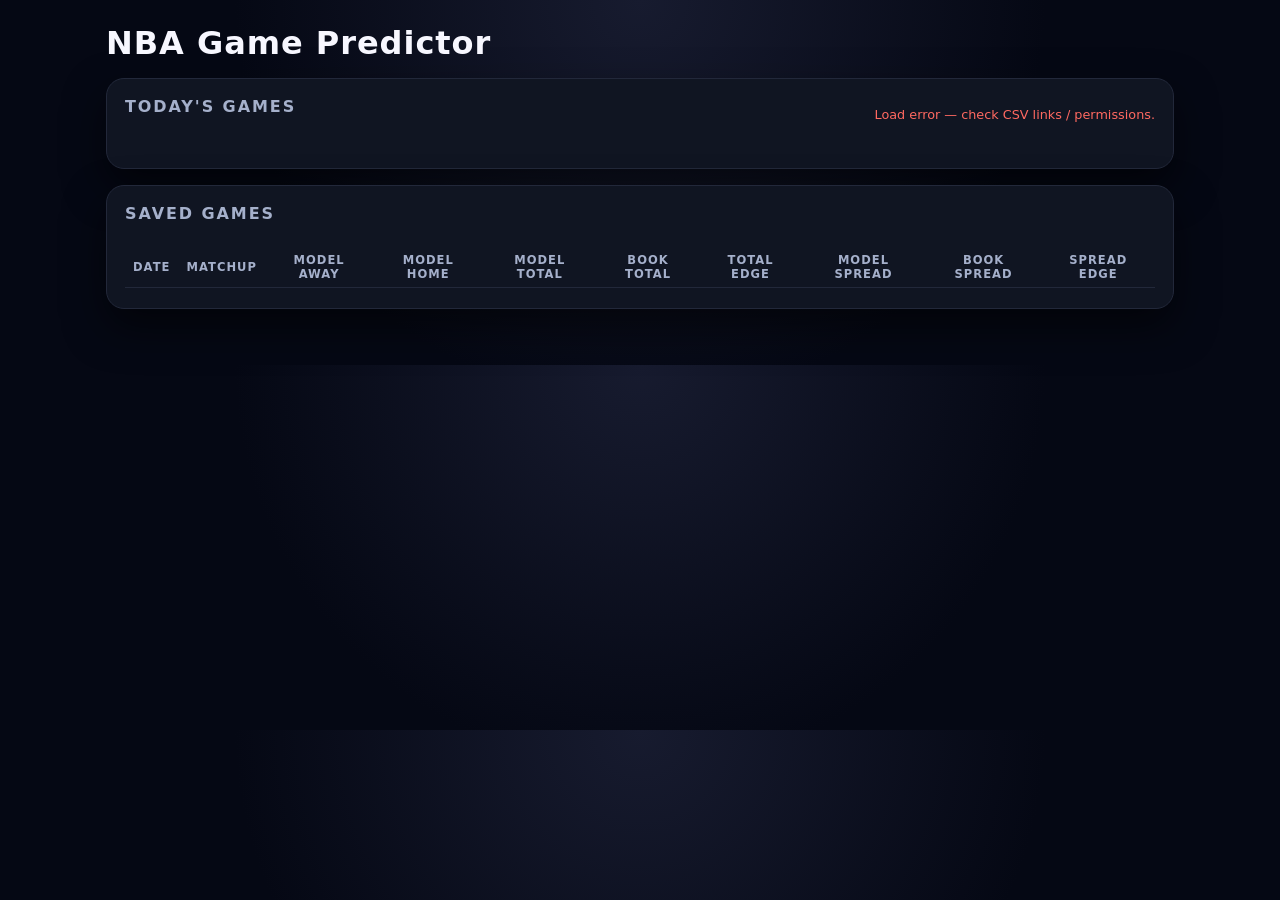
<file: index.html>
<!DOCTYPE html>
<html lang="en">
<head>
  <meta charset="UTF-8" />
  <title>NBA Game Predictor</title>
  <meta name="viewport" content="width=device-width, initial-scale=1" />
  <style>
    :root {
      --bg: #050814;
      --card: #101522;
      --card-alt: #151a28;
      --accent: #4c8dff;
      --accent-soft: rgba(76, 141, 255, 0.12);
      --text: #f7f7ff;
      --muted: #a5b0cb;
      --danger: #ff6961;
      --better: #173b1a;
      --border: #22283a;
      --radius-lg: 18px;
      --radius-md: 12px;
      --radius-sm: 8px;
    }

    * {
      box-sizing: border-box;
      font-family: system-ui, -apple-system, BlinkMacSystemFont, "SF Pro Text",
        "Segoe UI", sans-serif;
    }

    body {
      margin: 0;
      padding: 0;
      background: radial-gradient(circle at top, #171b2f 0, #050814 55%);
      color: var(--text);
    }

    .page {
      max-width: 1100px;
      margin: 0 auto;
      padding: 24px 16px 40px;
    }

    h1 {
      margin: 0 0 16px;
      font-weight: 700;
      letter-spacing: 0.03em;
    }

    h2 {
      margin: 0 0 12px;
      font-size: 1rem;
      text-transform: uppercase;
      letter-spacing: 0.12em;
      color: var(--muted);
    }

    .card {
      background: var(--card);
      border-radius: var(--radius-lg);
      border: 1px solid var(--border);
      padding: 18px 18px 20px;
      box-shadow: 0 18px 40px rgba(0, 0, 0, 0.55);
      margin-bottom: 16px;
    }

    .card-header {
      display: flex;
      justify-content: space-between;
      align-items: center;
      margin-bottom: 12px;
    }

    .subtle {
      color: var(--muted);
      font-size: 0.9rem;
    }

    /* Games bar */

    #games-bar {
      display: flex;
      gap: 8px;
      overflow-x: auto;
      padding: 4px 0 4px;
      scrollbar-width: thin;
    }

    .game-chip {
      border-radius: 999px;
      border: 1px solid var(--border);
      background: rgba(8, 11, 24, 0.9);
      color: var(--muted);
      padding: 6px 12px;
      font-size: 0.82rem;
      display: inline-flex;
      align-items: center;
      gap: 10px;
      cursor: pointer;
      white-space: nowrap;
      transition: background 0.15s ease, border 0.15s ease, color 0.15s ease,
        transform 0.1s ease;
    }

    .game-chip-time {
      font-size: 0.75rem;
      color: #7e88a7;
    }

    .game-chip.active {
      background: var(--accent-soft);
      color: var(--text);
      border-color: var(--accent);
      transform: translateY(-1px);
    }

    /* Selected game */

    #selected-game-panel.hidden,
    #lineups-section.hidden,
    #prediction-section.hidden,
    #stats-section.hidden {
      display: none;
    }

    #selected-game-panel {
      margin-top: 10px;
    }

    .sg-row {
      display: flex;
      flex-wrap: wrap;
      gap: 16px;
      align-items: center;
      margin-bottom: 10px;
    }

    .sg-main {
      flex: 1 1 180px;
    }

    .sg-main-title {
      font-size: 1.1rem;
      font-weight: 600;
      margin-bottom: 4px;
    }

    .sg-main-time {
      font-size: 0.86rem;
      color: var(--muted);
    }

    .sg-lines {
      display: flex;
      gap: 12px;
      flex-wrap: wrap;
      align-items: center;
    }

    .tag {
      border-radius: 999px;
      padding: 4px 10px;
      font-size: 0.8rem;
      border: 1px solid var(--border);
      color: var(--muted);
      background: rgba(4, 7, 18, 0.9);
    }

    .inline-input {
      display: inline-flex;
      align-items: center;
      gap: 4px;
      font-size: 0.8rem;
      color: var(--muted);
    }

    .inline-input input {
      width: 64px;
      padding: 4px 6px;
      border-radius: 999px;
      border: 1px solid var(--border);
      background: #060918;
      color: var(--text);
      font-size: 0.8rem;
    }

    /* Buttons */

    .btn-row {
      display: flex;
      flex-wrap: wrap;
      gap: 8px;
      margin-top: 8px;
    }

    button {
      border: none;
      cursor: pointer;
    }

    .btn {
      border-radius: 999px;
      padding: 7px 13px;
      font-size: 0.8rem;
      font-weight: 500;
      letter-spacing: 0.03em;
      text-transform: uppercase;
      display: inline-flex;
      align-items: center;
      gap: 6px;
      background: #151b2a;
      color: var(--muted);
      border: 1px solid var(--border);
      transition: background 0.15s ease, color 0.15s ease, border 0.15s ease,
        transform 0.1s ease;
    }

    .btn-primary {
      background: var(--accent);
      color: #050814;
      border-color: transparent;
    }

    .btn:hover {
      transform: translateY(-1px);
      background: #1b2235;
      color: var(--text);
    }

    .btn-primary:hover {
      background: #70a3ff;
    }

    /* Lineups */

    .lineup-grid {
      display: grid;
      grid-template-columns: 1fr;
      gap: 12px;
    }

    @media (min-width: 720px) {
      .lineup-grid {
        grid-template-columns: 1fr 1fr;
      }
    }

    .lineup-card {
      background: var(--card-alt);
      border-radius: var(--radius-md);
      border: 1px solid var(--border);
      padding: 16px 14px 14px;
    }

    .lineup-card h3 {
      margin: 0 0 8px;
      font-size: 0.95rem;
    }

    .field {
      margin-bottom: 8px;
    }

    .field label {
      display: block;
      font-size: 0.78rem;
      text-transform: uppercase;
      letter-spacing: 0.09em;
      color: var(--muted);
      margin-bottom: 3px;
    }

    .field input[type="text"] {
      width: 100%;
      padding: 7px 8px;
      border-radius: 8px;
      border: 1px solid var(--border);
      background: #040716;
      color: var(--text);
      font-size: 0.82rem;
    }

    .field-row {
      display: flex;
      gap: 8px;
      align-items: center;
      justify-content: space-between;
    }

    .mini-label {
      font-size: 0.8rem;
      color: var(--muted);
    }

    .toggle-row {
      display: flex;
      align-items: center;
      gap: 6px;
      margin-top: 6px;
    }

    .toggle-row input[type="checkbox"] {
      width: 14px;
      height: 14px;
    }

    .lineup-footer {
      display: flex;
      align-items: center;
      justify-content: space-between;
      margin-top: 10px;
      gap: 6px;
    }

    .lineup-footer small {
      color: var(--muted);
      font-size: 0.8rem;
    }

    .lineup-footer strong {
      font-weight: 600;
      color: #ffffff;
    }

    .btn-ghost {
      background: transparent;
      color: var(--muted);
      border: 1px solid var(--border);
    }

    /* Prediction */

    .pred-grid {
      display: grid;
      grid-template-columns: 1fr;
      gap: 12px;
    }

    @media (min-width: 720px) {
      .pred-grid {
        grid-template-columns: 3fr 2fr;
      }
    }

    .pred-scores {
      background: var(--card-alt);
      border-radius: var(--radius-md);
      border: 1px solid var(--border);
      padding: 14px;
    }

    .team-score-row {
      display: flex;
      justify-content: space-between;
      margin-bottom: 4px;
    }

    .team-score-row span:first-child {
      font-weight: 600;
    }

    .team-score-row span:last-child {
      font-variant-numeric: tabular-nums;
    }

    .pred-meta {
      margin-top: 8px;
      font-size: 0.86rem;
      color: var(--muted);
    }

    .pred-meta strong {
      color: var(--text);
    }

    .pred-picks {
      background: var(--card-alt);
      border-radius: var(--radius-md);
      border: 1px solid var(--border);
      padding: 14px;
      font-size: 0.86rem;
    }

    .pred-picks p {
      margin: 4px 0;
    }

    .pred-picks strong {
      color: var(--text);
    }

    .pill {
      display: inline-flex;
      align-items: center;
      border-radius: 999px;
      padding: 3px 9px;
      font-size: 0.75rem;
      text-transform: uppercase;
      letter-spacing: 0.08em;
    }

    .pill-over {
      background: rgba(135, 208, 137, 0.5);
      color: #7ee787;
    }

    .pill-under {
      background: rgba(255, 189, 76, 0.5);
      color: #ffdd7c;
    }

    .pill-nobet {
      background: rgba(110, 118, 143, 0.5);
      color: #b5bed9;
    }

    /* Stat table */

    #stats-table {
      width: 100%;
      border-collapse: collapse;
      font-size: 0.82rem;
    }

    #stats-table th,
    #stats-table td {
      padding: 6px 8px;
      border-bottom: 1px solid var(--border);
      text-align: right;
      font-variant-numeric: tabular-nums;
    }

    #stats-table th.stats-row-label,
    #stats-table td.stats-row-label {
      text-align: left;
      font-weight: 500;
      color: var(--muted);
      font-variant-numeric: normal;
    }

    #stats-table th {
      color: var(--muted);
      font-weight: 500;
      text-transform: uppercase;
      letter-spacing: 0.09em;
      font-size: 0.75rem;
    }

    #stats-table td.stats-better {
      background: var(--better);
      color: #a7f3a0;
    }

    .error-text {
      color: var(--danger);
      font-size: 0.8rem;
      margin-top: 4px;
    }

    /* Saved table */

    #saved-table {
      width: 100%;
      border-collapse: collapse;
      font-size: 0.8rem;
    }

    #saved-table th,
    #saved-table td {
      padding: 6px 8px;
      border-bottom: 1px solid var(--border);
      text-align: center;
      font-variant-numeric: tabular-nums;
    }

    #saved-table th:first-child,
    #saved-table td:first-child {
      text-align: left;
    }

    #saved-table th {
      color: var(--muted);
      text-transform: uppercase;
      letter-spacing: 0.09em;
      font-size: 0.72rem;
    }
  </style>
</head>
<body>
  <div class="page">
    <h1>NBA Game Predictor</h1>

    <!-- TODAY'S GAMES -->
    <section class="card">
      <div class="card-header">
        <h2>Today's Games</h2>
        <span id="games-error" class="error-text"></span>
      </div>

      <div id="games-bar"></div>

      <!-- Selected game panel -->
      <div id="selected-game-panel" class="hidden">
        <div class="sg-row">
          <div class="sg-main">
            <div id="sg-matchup" class="sg-main-title"></div>
            <div id="sg-time" class="sg-main-time"></div>
          </div>
          <div class="sg-lines">
            <span class="tag">
              Spread (Home = -): <span id="sg-spread">—</span>
            </span>
            <span class="tag">
              Total: <span id="sg-total">—</span>
            </span>
            <span class="inline-input">
              Edit Spread:
              <input id="book-spread" type="number" step="0.5" />
            </span>
            <span class="inline-input">
              Edit Total:
              <input id="book-total" type="number" step="0.5" />
            </span>
          </div>
        </div>

        <div class="btn-row">
          <button id="btn-predict" class="btn btn-primary">Predict Game</button>
          <button id="btn-lineups" class="btn">Lineups</button>
          <button id="btn-stats" class="btn">Stat Comparison</button>
          <button id="btn-save" class="btn">Save Game to Table</button>
        </div>

        <div id="prediction-error" class="error-text"></div>
      </div>
    </section>

    <!-- LINEUPS -->
    <section id="lineups-section" class="card hidden">
      <div class="card-header">
        <h2>Lineups</h2>
        <span class="subtle">Adjust starters &amp; back-to-back flags</span>
      </div>

      <datalist id="players-list"></datalist>

      <div class="lineup-grid">
        <!-- Away -->
        <div class="lineup-card">
          <h3>Away Lineup — <span id="away-team-label">Away</span></h3>

          <div class="field">
            <label for="away-g1">Guard 1</label>
            <input id="away-g1" type="text" list="players-list" />
          </div>
          <div class="field">
            <label for="away-g2">Guard 2</label>
            <input id="away-g2" type="text" list="players-list" />
          </div>
          <div class="field">
            <label for="away-f1">Forward 1</label>
            <input id="away-f1" type="text" list="players-list" />
          </div>
          <div class="field">
            <label for="away-f2">Forward 2</label>
            <input id="away-f2" type="text" list="players-list" />
          </div>
          <div class="field">
            <label for="away-c">Center</label>
            <input id="away-c" type="text" list="players-list" />
          </div>

          <div class="toggle-row">
            <input id="away-b2b" type="checkbox" />
            <span class="mini-label">Away Back-to-Back</span>
          </div>

          <div class="lineup-footer">
            <div>
              <small>Lineup PER:&nbsp;</small>
              <strong id="away-lineup-per">—</strong>
            </div>
            <div>
              <button id="btn-save-away" class="btn btn-primary" style="padding:6px 10px;font-size:0.75rem;">Save</button>
              <button id="btn-reset-away" class="btn btn-ghost" style="padding:6px 10px;font-size:0.75rem;">Reset</button>
            </div>
          </div>
        </div>

        <!-- Home -->
        <div class="lineup-card">
          <h3>Home Lineup — <span id="home-team-label">Home</span></h3>

          <div class="field">
            <label for="home-g1">Guard 1</label>
            <input id="home-g1" type="text" list="players-list" />
          </div>
          <div class="field">
            <label for="home-g2">Guard 2</label>
            <input id="home-g2" type="text" list="players-list" />
          </div>
          <div class="field">
            <label for="home-f1">Forward 1</label>
            <input id="home-f1" type="text" list="players-list" />
          </div>
          <div class="field">
            <label for="home-f2">Forward 2</label>
            <input id="home-f2" type="text" list="players-list" />
          </div>
          <div class="field">
            <label for="home-c">Center</label>
            <input id="home-c" type="text" list="players-list" />
          </div>

          <div class="toggle-row">
            <input id="home-b2b" type="checkbox" />
            <span class="mini-label">Home Back-to-Back</span>
          </div>

          <div class="lineup-footer">
            <div>
              <small>Lineup PER:&nbsp;</small>
              <strong id="home-lineup-per">—</strong>
            </div>
            <div>
              <button id="btn-save-home" class="btn btn-primary" style="padding:6px 10px;font-size:0.75rem;">Save</button>
              <button id="btn-reset-home" class="btn btn-ghost" style="padding:6px 10px;font-size:0.75rem;">Reset</button>
            </div>
          </div>
        </div>
      </div>
    </section>

    <!-- PREDICTION -->
    <section id="prediction-section" class="card hidden">
      <div class="card-header">
        <h2>Game Prediction Results</h2>
      </div>
      <div class="pred-grid">
        <div class="pred-scores">
          <div class="team-score-row">
            <span id="pred-away-name">Away</span>
            <span id="pred-away-score">—</span>
          </div>
          <div class="team-score-row">
            <span id="pred-home-name">Home</span>
            <span id="pred-home-score">—</span>
          </div>
          <div class="pred-meta">
            Predicted Winner:&nbsp;<strong id="pred-winner">—</strong>
            <br />
            Win Probability:
            <br />
            <span id="pred-away-winprob"></span><br />
            <span id="pred-home-winprob"></span>
          </div>
        </div>

        <div class="pred-picks">
          <p id="pred-total-line"></p>
          <p>
            <span id="pred-total-play-pill" class="pill pill-nobet"></span>
            <span id="pred-total-play"></span>
          </p>
          <hr style="border:none;border-top:1px solid var(--border);margin:8px 0;" />
          <p id="pred-spread-line"></p>
          <p>
            <span id="pred-spread-play-pill" class="pill pill-nobet"></span>
            <span id="pred-spread-play"></span>
          </p>
        </div>
      </div>
    </section>

    <!-- STATS -->
    <section id="stats-section" class="card hidden">
      <div class="card-header">
        <h2>Stat Comparison</h2>
        <span id="stats-error" class="error-text"></span>
      </div>
      <div style="overflow-x:auto;">
        <table id="stats-table"></table>
      </div>
    </section>

    <!-- SAVED GAMES -->
    <section class="card">
      <div class="card-header">
        <h2>Saved Games</h2>
      </div>
      <div style="overflow-x:auto;">
        <table id="saved-table">
          <thead>
            <tr>
              <th>Date</th>
              <th>Matchup</th>
              <th>Model Away</th>
              <th>Model Home</th>
              <th>Model Total</th>
              <th>Book Total</th>
              <th>Total Edge</th>
              <th>Model Spread</th>
              <th>Book Spread</th>
              <th>Spread Edge</th>
            </tr>
          </thead>
          <tbody></tbody>
        </table>
      </div>
    </section>
  </div>

  <script src="app.js" defer></script>
</body>
</html>
</file>
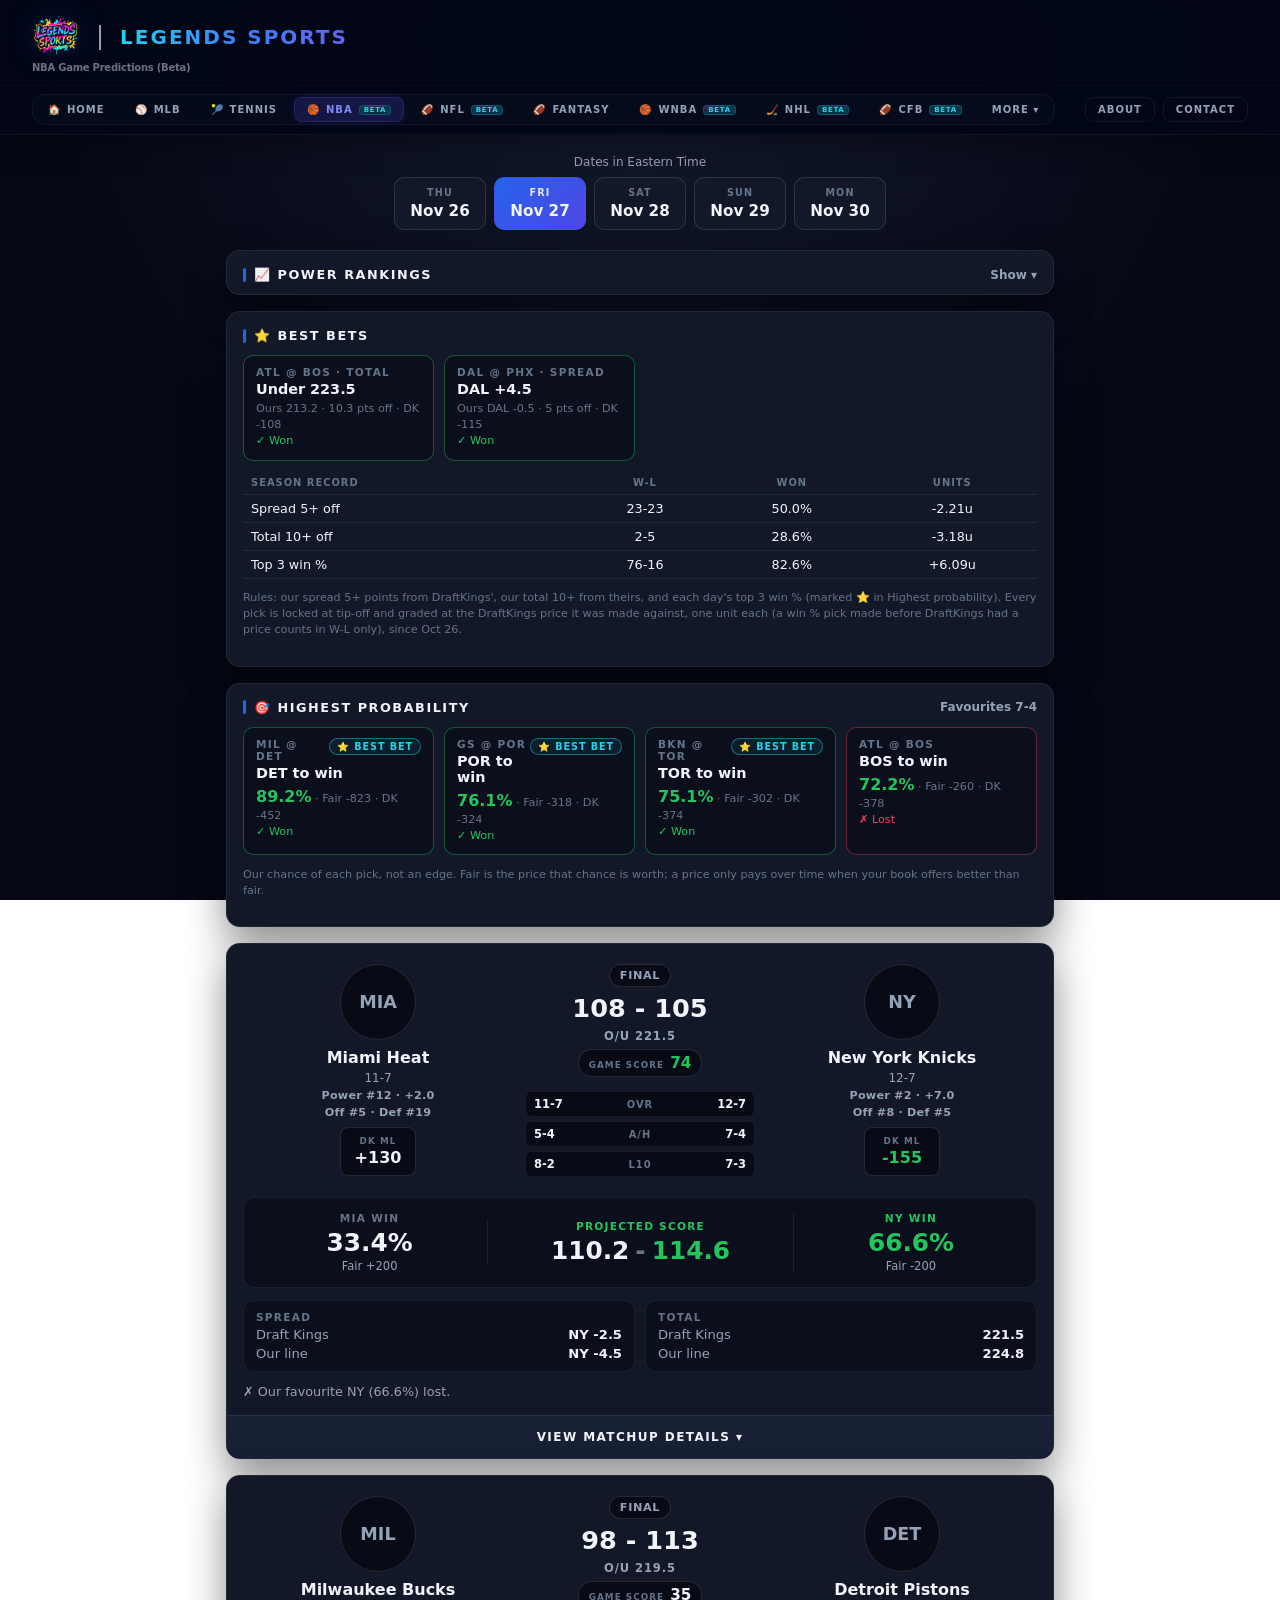
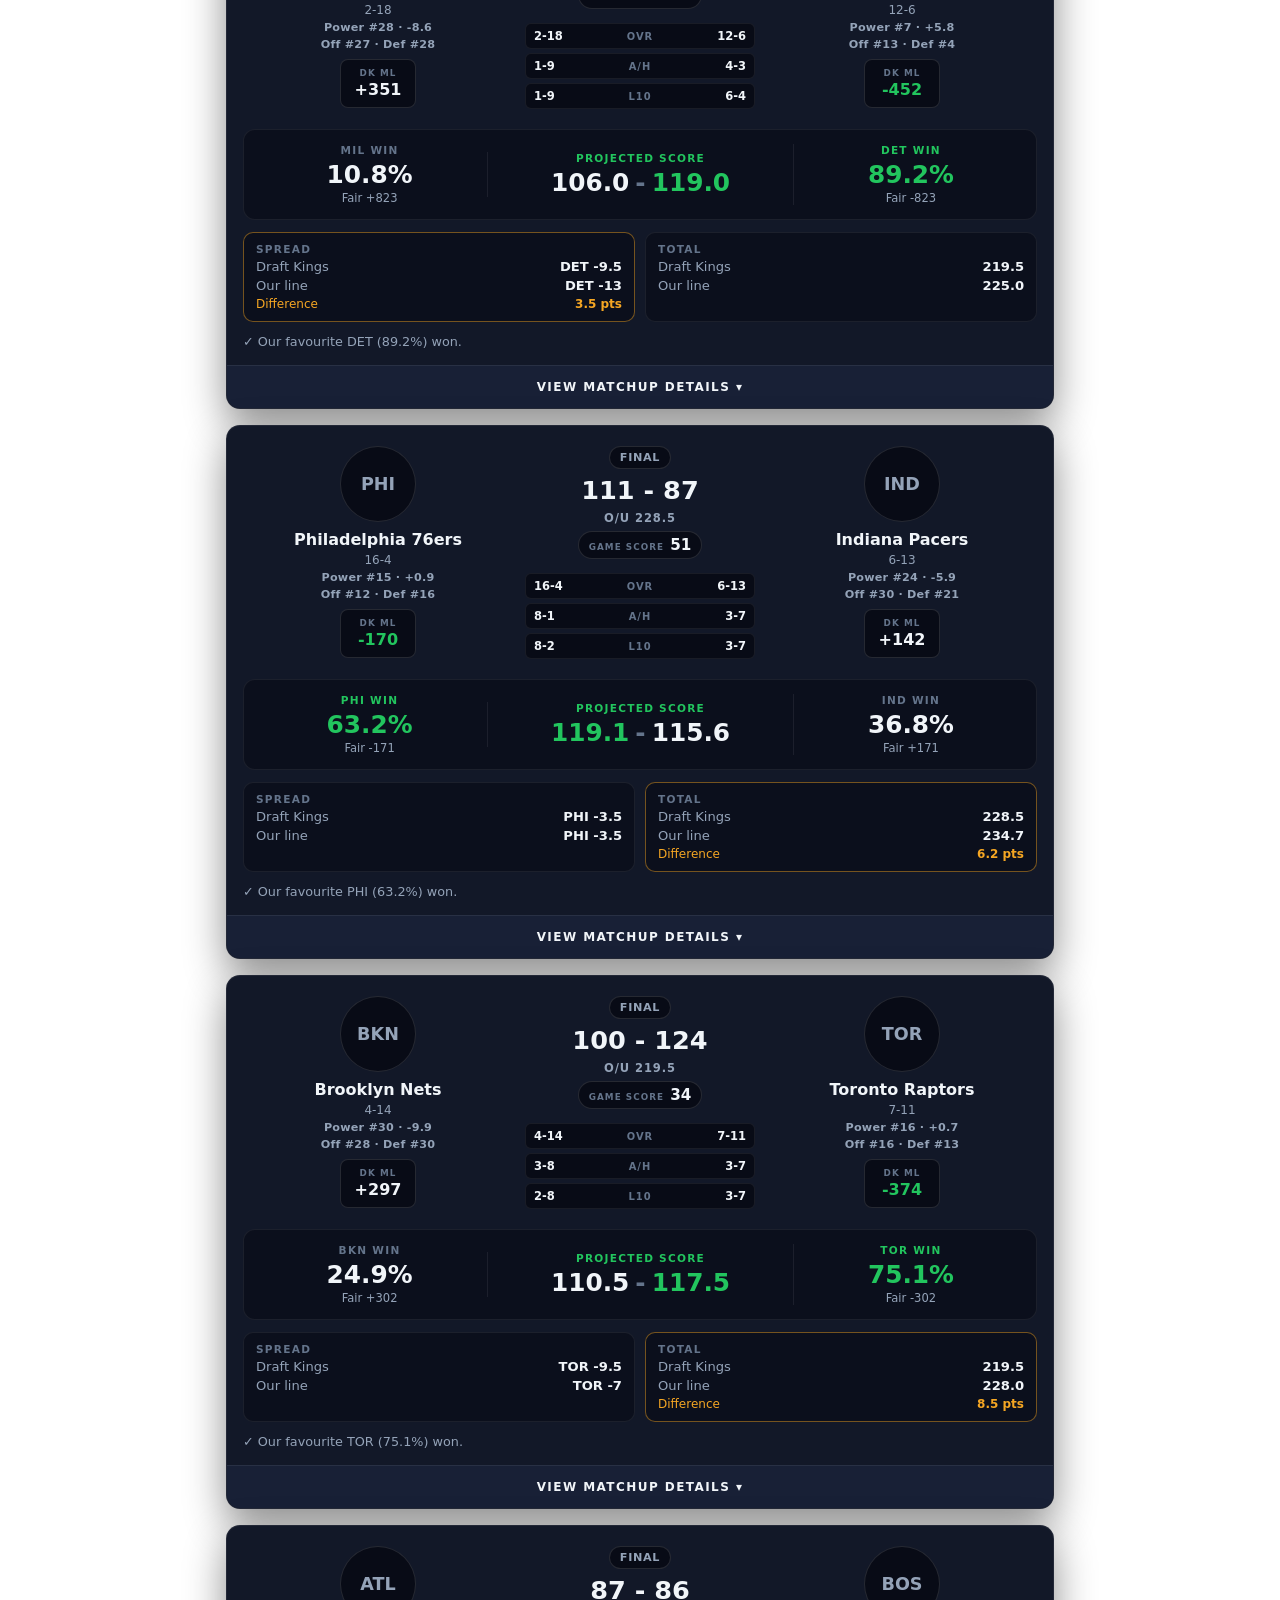
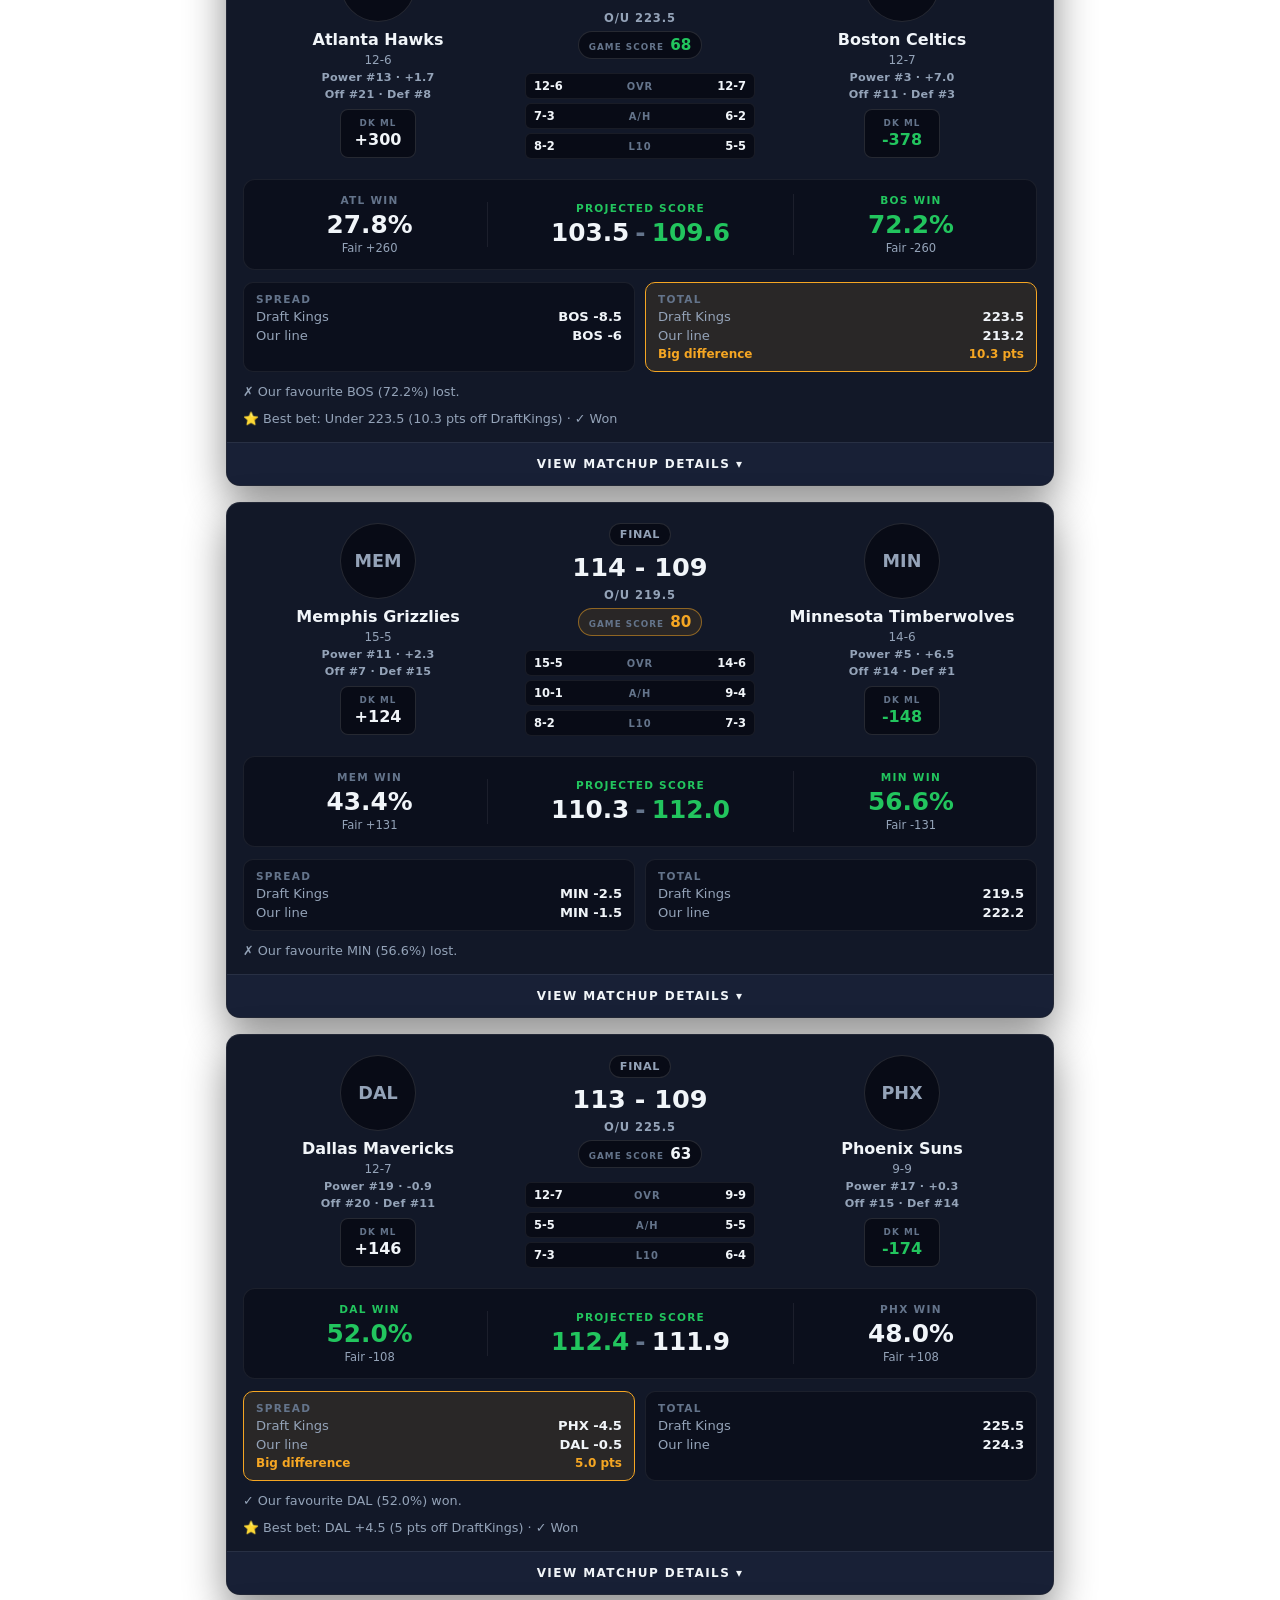
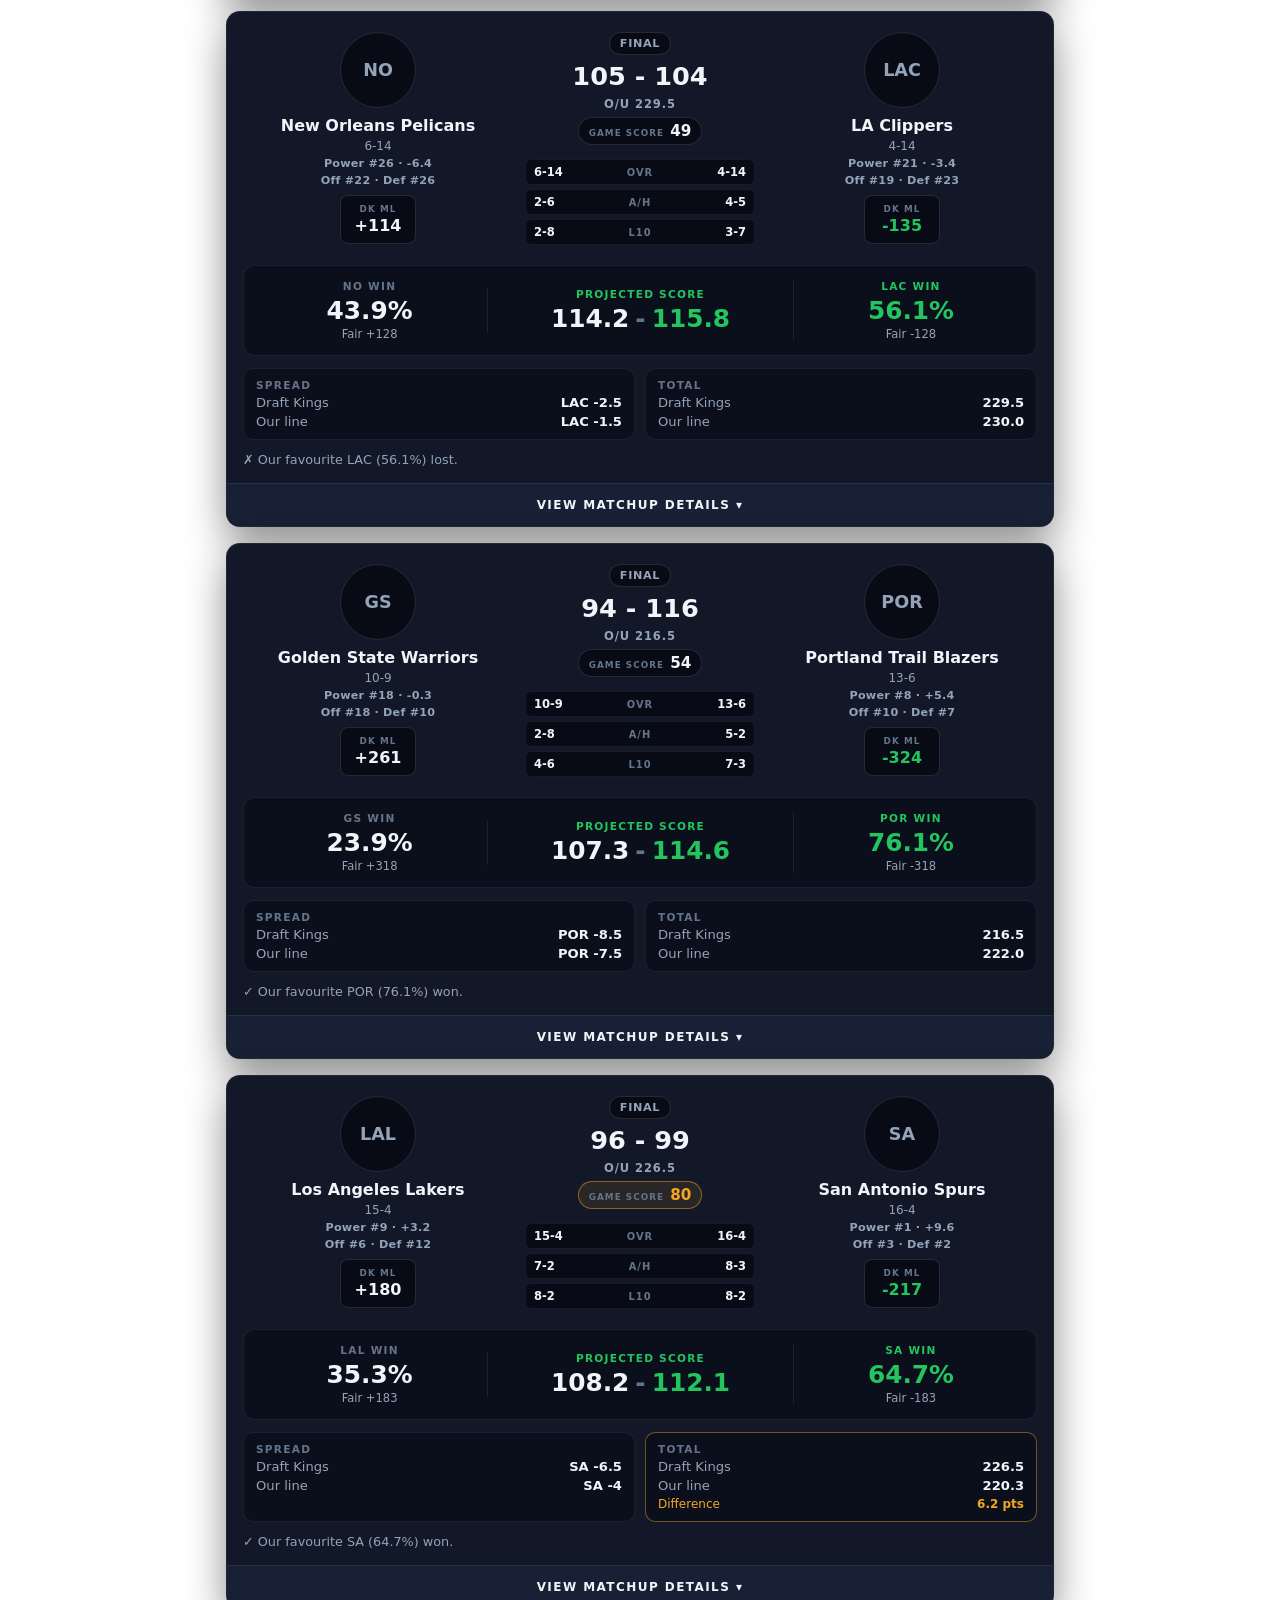
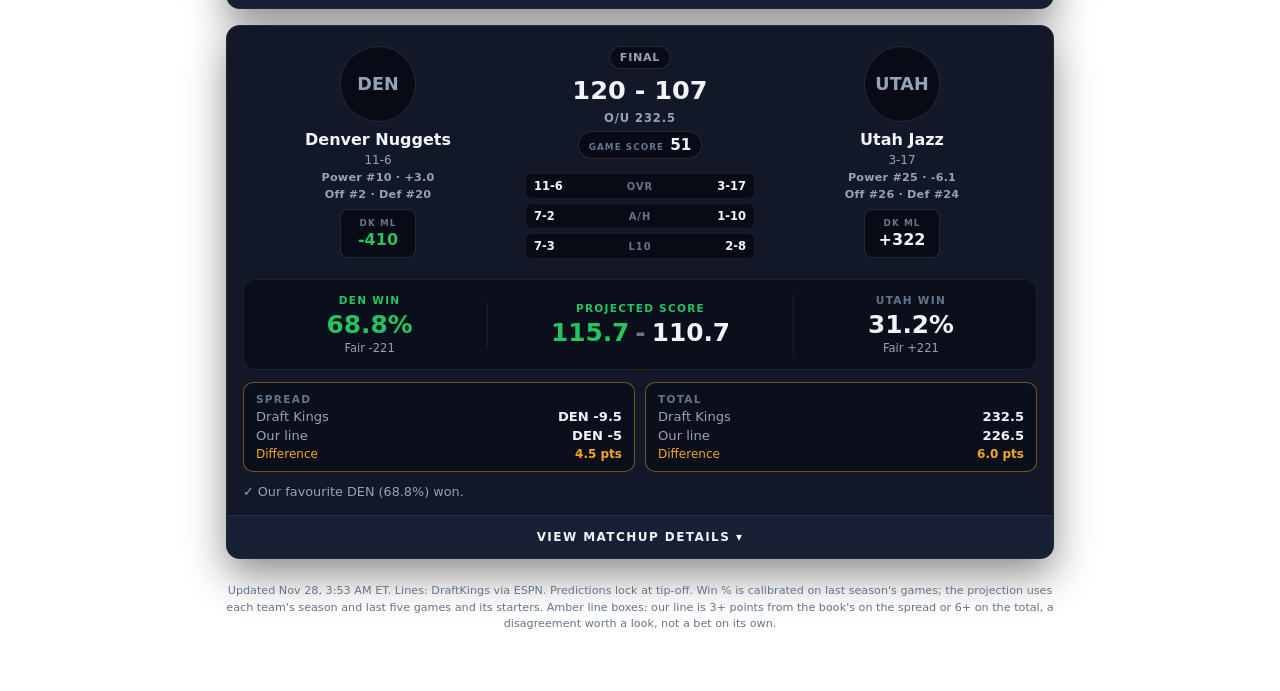
<file: nba/index.html>
<!DOCTYPE html>
<html lang="en">
<head>
  <meta charset="UTF-8" />
  <title>NBA · Legends Sports</title>
  <meta name="viewport" content="width=device-width, initial-scale=1" />
  <meta name="description" content="NBA game predictions: projected scores, win probabilities and fair prices for every game." />
  <style>
    :root {
      --bg: #050814;
      --panel: #121828;
      --panel-2: #0b0f1c;
      --inset: #080b16;
      --border: rgba(255, 255, 255, 0.07);
      --border-strong: rgba(255, 255, 255, 0.12);
      --text: #f1f5f9;
      --muted: #94a3b8;
      --dim: #64748b;
      --accent: #2563eb;
      --accent-2: #4f46e5;
      --win: #22c55e;
      --win-soft: rgba(34, 197, 94, 0.1);
      --loss: #f43f5e;
      --loss-soft: rgba(244, 63, 94, 0.1);
      --amber: #f5a623;
      --amber-soft: rgba(245, 166, 35, 0.1);
      --radius: 14px;
    }

    * { box-sizing: border-box; }

    body {
      margin: 0;
      background: radial-gradient(circle at top, #141a2e 0, var(--bg) 55%) fixed;
      color: var(--text);
      font-family: ui-sans-serif, system-ui, -apple-system, "Segoe UI", sans-serif;
      -webkit-font-smoothing: antialiased;
    }

    .page { max-width: 860px; margin: 0 auto; padding: 20px 16px 48px; }

    .caption {
      font-size: 0.66rem; font-weight: 700; letter-spacing: 0.12em;
      text-transform: uppercase; color: var(--dim);
    }
    .muted { color: var(--muted); }
    .tiny { font-size: 0.7rem; color: var(--dim); line-height: 1.45; }
    .win { color: var(--win); }
    .loss { color: var(--loss); }
    .num { font-variant-numeric: tabular-nums; }

    /* Date strip */
    .dates-label { text-align: center; font-size: 0.75rem; color: var(--muted); margin-bottom: 8px; }
    .dates { display: flex; justify-content: center; gap: 8px; margin-bottom: 20px; }
    .date-btn {
      flex: 0 1 92px; min-width: 0; border: 1px solid var(--border-strong); background: var(--panel);
      color: var(--text); border-radius: 10px; padding: 9px 4px; cursor: pointer; text-align: center;
      font: inherit; transition: background 0.15s;
    }
    .date-btn:hover { background: #1a2236; }
    .date-btn .caption { display: block; margin-bottom: 3px; font-size: 0.6rem; }
    .date-btn strong { font-size: 0.95rem; white-space: nowrap; }
    .date-btn.active {
      background: linear-gradient(135deg, var(--accent), var(--accent-2));
      border-color: transparent;
    }
    .date-btn.active .caption { color: rgba(255, 255, 255, 0.85); }

    /* Panels */
    .panel {
      background: var(--panel); border: 1px solid var(--border); border-radius: var(--radius);
      margin-bottom: 16px; box-shadow: 0 16px 40px rgba(0, 0, 0, 0.45); overflow: hidden;
    }
    .panel-head { display: flex; align-items: center; gap: 8px; padding: 16px 16px 12px; }
    .panel-head .bar { width: 3px; height: 14px; border-radius: 2px; background: var(--accent); }
    .panel-head h2 { margin: 0; font-size: 0.8rem; letter-spacing: 0.12em; text-transform: uppercase; }
    .panel-head .right { margin-left: auto; font-size: 0.75rem; font-weight: 700; }
    .panel-body { padding: 0 16px 16px; }
    .panel-body[hidden] { display: none; }
    .panel-head.toggle {
      width: 100%; border: 0; background: none; color: var(--text); font: inherit; cursor: pointer; text-align: left;
    }
    .panel-head.toggle:hover h2 { color: #fff; }
    .team-power { font-size: 0.7rem; font-weight: 700; color: var(--muted); margin-top: -4px; letter-spacing: 0.02em; }
    .game-score {
      display: flex; align-items: baseline; gap: 6px; padding: 4px 10px; border-radius: 999px;
      background: var(--inset); border: 1px solid var(--border-strong); cursor: help;
    }
    .game-score .caption { font-size: 0.55rem; }
    .game-score b { font-size: 0.95rem; font-weight: 800; }
    .game-score.good b { color: var(--win); }
    .game-score.hot { border-color: rgba(245, 166, 35, 0.5); background: var(--amber-soft); }
    .game-score.hot b { color: var(--amber); }

    .tops { display: grid; grid-template-columns: repeat(auto-fill, minmax(170px, 1fr)); gap: 10px; margin-bottom: 10px; }
    .top { background: var(--panel-2); border: 1px solid var(--border); border-radius: 10px; padding: 10px 12px; }
    .top .pick { font-weight: 700; font-size: 0.9rem; margin: 3px 0 4px; }
    .top .pct { font-weight: 800; font-size: 1rem; color: var(--win); }
    .top.won { border-color: rgba(34, 197, 94, 0.4); }
    .top.lost { border-color: rgba(244, 63, 94, 0.4); }

    /* Game card */
    .game-top {
      display: grid; grid-template-columns: 1fr minmax(150px, 230px) 1fr; gap: 12px;
      align-items: start; padding: 20px 16px 16px;
    }
    .team { display: flex; flex-direction: column; align-items: center; text-align: center; gap: 8px; min-width: 0; }
    .logo {
      width: 76px; height: 76px; border-radius: 50%; background: var(--inset);
      border: 1px solid var(--border-strong); display: grid; place-items: center; overflow: hidden;
    }
    .logo img { width: 58px; height: 58px; object-fit: contain; }
    .logo .abbr { font-weight: 800; font-size: 1.1rem; color: var(--muted); }
    .team-name { font-weight: 700; font-size: 1rem; line-height: 1.2; }
    .team-record { font-size: 0.75rem; color: var(--muted); margin-top: -4px; }
    .ml-box {
      min-width: 76px; padding: 8px 12px; border-radius: 8px; background: var(--inset);
      border: 1px solid var(--border-strong); font-weight: 800; font-size: 1rem;
    }
    .ml-box.fav { color: var(--win); }
    .ml-box .caption { display: block; font-size: 0.55rem; margin-bottom: 2px; }
    .middle { display: flex; flex-direction: column; align-items: center; gap: 6px; }
    .pill {
      display: inline-block; padding: 4px 10px; border-radius: 999px; background: var(--inset);
      border: 1px solid var(--border-strong); font-size: 0.7rem; font-weight: 700; letter-spacing: 0.06em;
    }
    .pill.live { color: var(--loss); border-color: rgba(244, 63, 94, 0.4); }
    .pill.final { color: var(--muted); }
    .pill.best {
      color: #22d3ee; border-color: rgba(34, 211, 238, 0.45); background: rgba(34, 211, 238, 0.08);
      font-size: 0.6rem; letter-spacing: 0.1em; text-transform: uppercase;
    }
    .top .pill.best { float: right; padding: 2px 7px; }
    .pill.b2b {
      color: var(--amber); border-color: rgba(245, 166, 35, 0.45); background: var(--amber-soft);
      font-size: 0.6rem; letter-spacing: 0.1em; text-transform: uppercase; cursor: help;
    }
    .at { font-size: 1.3rem; font-weight: 800; color: var(--dim); line-height: 1; }
    .ou { font-size: 0.72rem; font-weight: 700; letter-spacing: 0.08em; color: var(--muted); }
    .final-score { font-size: 1.6rem; font-weight: 800; }
    .records { width: 100%; margin-top: 4px; border-collapse: separate; border-spacing: 0 4px; }
    .records td {
      font-size: 0.72rem; font-weight: 700; padding: 5px 8px; background: var(--inset);
      border-top: 1px solid var(--border); border-bottom: 1px solid var(--border);
    }
    .records td:first-child { border-left: 1px solid var(--border); border-radius: 6px 0 0 6px; }
    .records td:last-child { border-right: 1px solid var(--border); border-radius: 0 6px 6px 0; text-align: right; }
    .records td.label { text-align: center; color: var(--dim); font-size: 0.62rem; letter-spacing: 0.1em; }

    .numbers {
      margin: 0 16px; display: grid; grid-template-columns: 1fr 1.3fr 1fr; align-items: center;
      background: var(--panel-2); border: 1px solid var(--border); border-radius: 12px; padding: 14px 8px;
    }
    .numbers > div { text-align: center; min-width: 0; }
    .numbers > div + div { border-left: 1px solid var(--border); }
    .numbers .caption.lead { color: var(--win); }
    .big { font-size: 1.55rem; font-weight: 800; margin-top: 4px; }
    .fair { font-size: 0.72rem; color: var(--muted); margin-top: 2px; }
    .proj .dash { color: var(--dim); margin: 0 6px; font-weight: 600; }

    .lines { display: grid; grid-template-columns: 1fr 1fr; gap: 10px; margin: 12px 16px 0; }
    .line-box { background: var(--panel-2); border: 1px solid var(--border); border-radius: 10px; padding: 10px 12px; }
    .line-row { display: flex; justify-content: space-between; gap: 8px; font-size: 0.82rem; margin-top: 4px; }
    .line-row b { font-weight: 800; }
    .line-box.gap-mid { border-color: rgba(245, 166, 35, 0.45); }
    .line-box.gap-big { border-color: var(--amber); background: var(--amber-soft); }
    .gap-row { color: var(--amber); font-size: 0.75rem; }
    .line-box.gap-big .gap-row { font-weight: 700; }
    .note { margin: 12px 16px 0; font-size: 0.8rem; color: var(--muted); }

    .details-btn {
      display: block; width: 100%; margin-top: 16px; padding: 14px; border: 0; border-top: 1px solid var(--border);
      background: #182036; color: var(--text); font: inherit; font-weight: 700; font-size: 0.75rem;
      letter-spacing: 0.12em; text-transform: uppercase; cursor: pointer;
    }
    .details-btn:hover { background: #1d2742; }
    .details-btn.bottom { margin-top: 0; }
    .details-btn[hidden] { display: none; }
    .details { padding: 16px; border-top: 1px solid var(--border); display: grid; gap: 20px; }
    .details[hidden] { display: none; }
    .details h3 { margin: 0 0 8px; font-size: 0.72rem; letter-spacing: 0.12em; text-transform: uppercase; color: var(--muted); }

    .scroll { overflow-x: auto; }
    table.grid { width: 100%; border-collapse: collapse; font-size: 0.8rem; }
    table.grid th, table.grid td { padding: 6px 8px; border-bottom: 1px solid var(--border); text-align: center; white-space: nowrap; }
    table.grid th { font-size: 0.62rem; letter-spacing: 0.1em; text-transform: uppercase; color: var(--dim); font-weight: 700; }
    table.grid td:first-child, table.grid th:first-child { text-align: left; }
    table.grid td.better { color: var(--win); font-weight: 700; }
    table.grid td .rank { color: var(--dim); font-weight: 500; font-size: 0.7rem; }
    .verdict {
      display: flex; flex-wrap: wrap; align-items: baseline; gap: 6px; margin-bottom: 8px;
      padding: 8px 10px; border-radius: 8px; background: var(--panel-2); border: 1px solid var(--border); font-size: 0.82rem;
    }
    .verdict b { font-size: 0.95rem; }
    .pace-note {
      margin: 10px 0 6px; padding: 8px 10px; border-radius: 8px; font-size: 0.8rem; line-height: 1.45;
      background: var(--panel-2); border: 1px solid var(--border); color: var(--text);
    }
    .two { display: grid; grid-template-columns: 1fr 1fr; gap: 16px; }
    .chip { display: inline-block; min-width: 20px; padding: 1px 5px; border-radius: 5px; font-size: 0.68rem; font-weight: 800; }
    .chip.W, .chip.O { background: var(--win-soft); color: var(--win); }
    .chip.L, .chip.U { background: var(--loss-soft); color: var(--loss); }
    .chip.P { background: rgba(148, 163, 184, 0.12); color: var(--muted); }

    .whatif label { display: block; font-size: 0.62rem; letter-spacing: 0.1em; text-transform: uppercase; color: var(--dim); margin-bottom: 3px; }
    .whatif input {
      width: 100%; padding: 7px 9px; border-radius: 7px; border: 1px solid var(--border-strong);
      background: var(--inset); color: var(--text); font: inherit; font-size: 0.8rem; margin-bottom: 8px;
    }
    .whatif button {
      padding: 10px 16px; border: 0; border-radius: 8px; cursor: pointer; color: #fff; font: inherit; font-weight: 700;
      font-size: 0.72rem; letter-spacing: 0.1em; text-transform: uppercase;
      background: linear-gradient(135deg, var(--accent), var(--accent-2));
    }
    .whatif-out { margin-top: 10px; font-size: 0.85rem; }

    .empty { text-align: center; padding: 40px 16px; color: var(--muted); }
    .footnote { text-align: center; margin-top: 24px; }

    @media (max-width: 640px) {
      .page { padding: 16px 12px 40px; }
      .dates { gap: 5px; }
      .date-btn { padding: 8px 2px; }
      .date-btn .caption { font-size: 0.5rem; letter-spacing: 0.04em; }
      .date-btn strong { font-size: 0.8rem; }
      .game-top { grid-template-columns: 1fr 1fr; padding: 16px 12px 12px; row-gap: 14px; }
      .middle { grid-column: 1 / -1; grid-row: 2; }
      .logo { width: 60px; height: 60px; }
      .logo img { width: 46px; height: 46px; }
      .team-name { font-size: 0.9rem; }
      .numbers { margin: 0 12px; padding: 12px 4px; }
      .big { font-size: 1.2rem; }
      .lines { grid-template-columns: 1fr; margin: 12px 12px 0; }
      .note { margin: 12px 12px 0; }
      .details { padding: 14px 12px; }
      .two { grid-template-columns: 1fr; }
      table.grid th, table.grid td { padding: 5px 4px; }
    }
  </style>
</head>
<body>
  <!-- The Legends Sports header (legends-header.js): this page lives at
       lgdsanalytics.vercel.app/nba, inside the client's site. -->
  <div id="legends-header" data-sport="nba" data-subtitle="NBA Game Predictions (Beta)" data-logo="/nba/legends-logo.png"></div>
  <script src="/nba/legends-header.js"></script>

  <main class="page">
    <div class="dates-label">Dates in Eastern Time</div>
    <nav class="dates" id="dates" aria-label="Game day"></nav>
    <div id="board"><div class="empty">Loading games…</div></div>
    <p class="tiny footnote" id="footnote"></p>
  </main>

  <!-- Absolute, so the page works at /nba as well as /nba/. -->
  <script src="/nba/app.js" defer></script>
</body>
</html>
</file>
